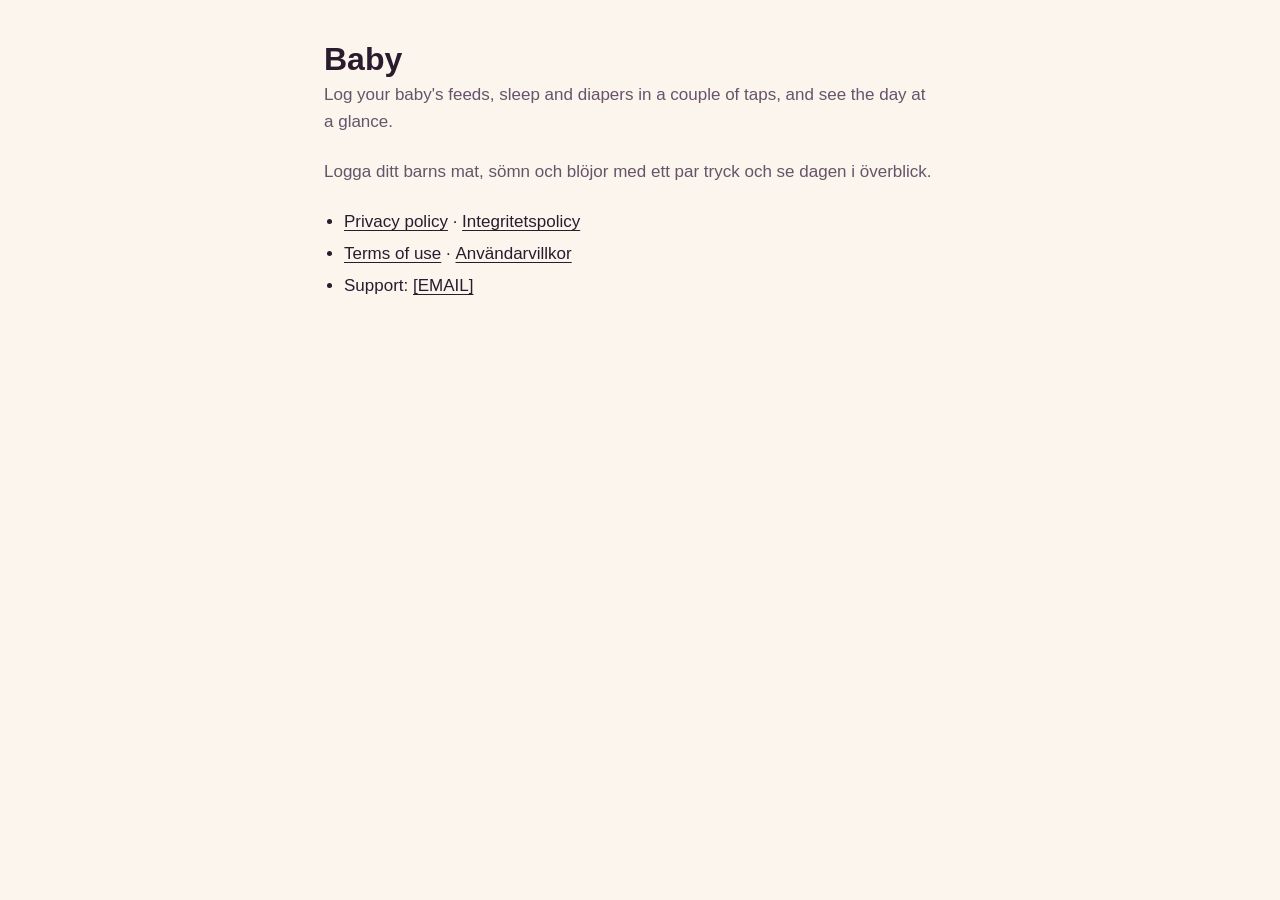
<file: index.html>
<!doctype html>
<html lang="en">
<head>
<meta charset="utf-8">
<meta name="viewport" content="width=device-width, initial-scale=1">
<title>Baby</title>
<link rel="stylesheet" href="style.css">
</head>
<body>
<main>
<h1>Baby</h1>
<p class="meta">Log your baby's feeds, sleep and diapers in a couple of taps, and see the day at a glance.</p>
<p lang="sv" class="meta">Logga ditt barns mat, sömn och blöjor med ett par tryck och se dagen i överblick.</p>
<ul>
<li><a href="privacy.html">Privacy policy</a> · <a href="sv/privacy.html" lang="sv">Integritetspolicy</a></li>
<li><a href="terms.html">Terms of use</a> · <a href="sv/terms.html" lang="sv">Användarvillkor</a></li>
<li>Support: <a href="mailto:[EMAIL]">[EMAIL]</a></li>
</ul>
</main>
</body>
</html>
</file>
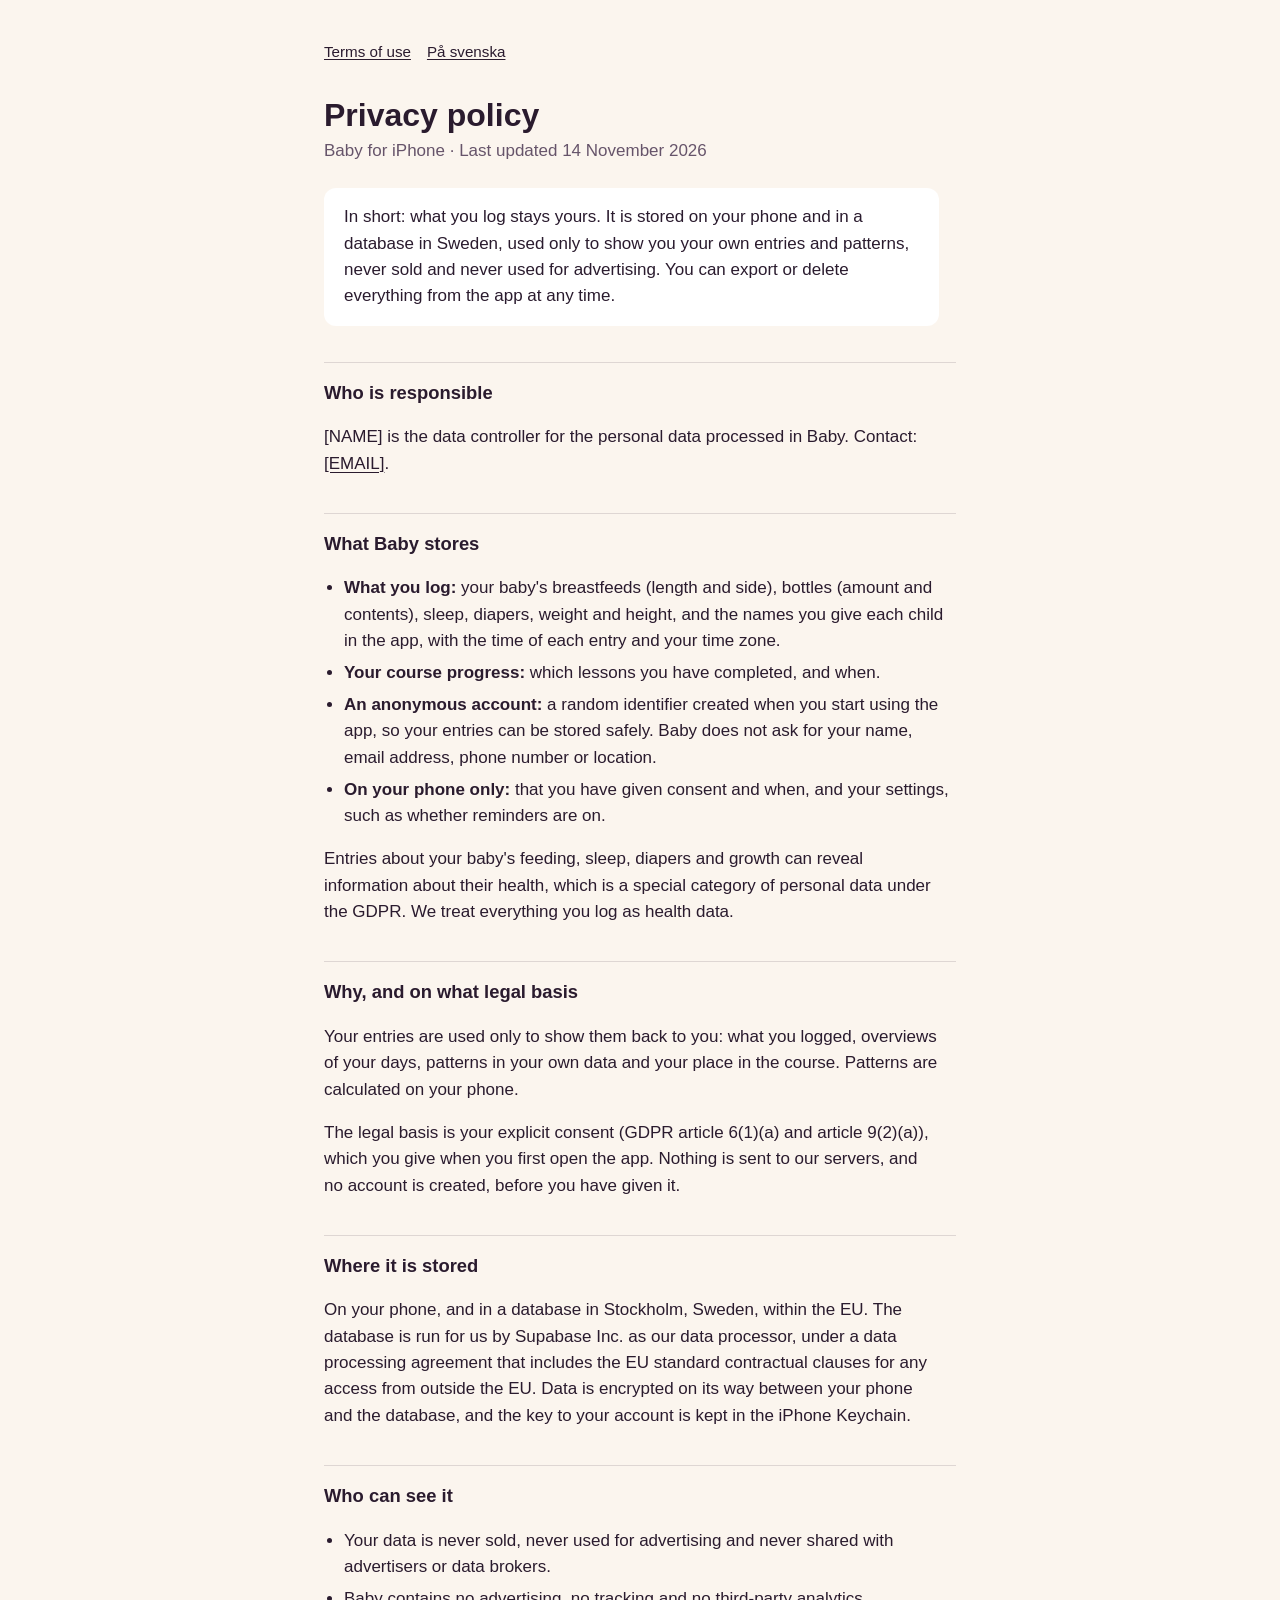
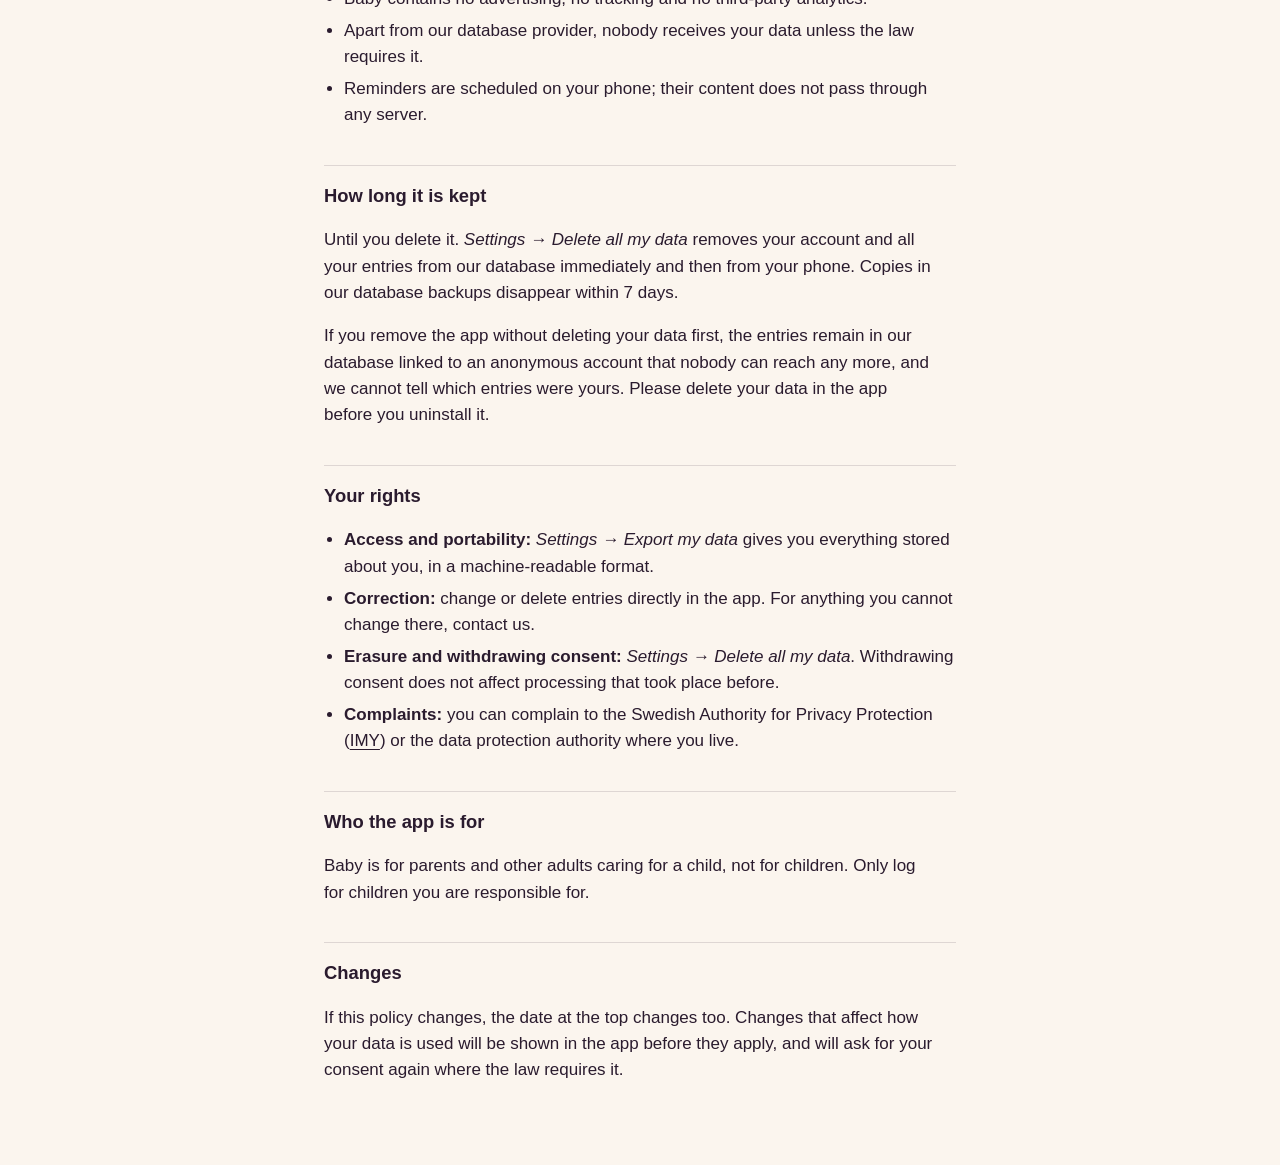
<file: privacy.html>
<!doctype html>
<html lang="en">
<head>
<meta charset="utf-8">
<meta name="viewport" content="width=device-width, initial-scale=1">
<title>Baby – Privacy policy</title>
<link rel="stylesheet" href="style.css">
</head>
<body>
<main>
<nav><a href="terms.html">Terms of use</a><a href="sv/privacy.html" lang="sv">På svenska</a></nav>
<h1>Privacy policy</h1>
<p class="meta">Baby for iPhone · Last updated 14 November 2026</p>

<p class="note">In short: what you log stays yours. It is stored on your phone and in a database in Sweden, used only to show you your own entries and patterns, never sold and never used for advertising. You can export or delete everything from the app at any time.</p>

<h2>Who is responsible</h2>
<p>[NAME] is the data controller for the personal data processed in Baby. Contact: <a href="mailto:[EMAIL]">[EMAIL]</a>.</p>

<h2>What Baby stores</h2>
<ul>
<li><strong>What you log:</strong> your baby's breastfeeds (length and side), bottles (amount and contents), sleep, diapers, weight and height, and the names you give each child in the app, with the time of each entry and your time zone.</li>
<li><strong>Your course progress:</strong> which lessons you have completed, and when.</li>
<li><strong>An anonymous account:</strong> a random identifier created when you start using the app, so your entries can be stored safely. Baby does not ask for your name, email address, phone number or location.</li>
<li><strong>On your phone only:</strong> that you have given consent and when, and your settings, such as whether reminders are on.</li>
</ul>
<p>Entries about your baby's feeding, sleep, diapers and growth can reveal information about their health, which is a special category of personal data under the GDPR. We treat everything you log as health data.</p>

<h2>Why, and on what legal basis</h2>
<p>Your entries are used only to show them back to you: what you logged, overviews of your days, patterns in your own data and your place in the course. Patterns are calculated on your phone.</p>
<p>The legal basis is your explicit consent (GDPR article 6(1)(a) and article 9(2)(a)), which you give when you first open the app. Nothing is sent to our servers, and no account is created, before you have given it.</p>

<h2>Where it is stored</h2>
<p>On your phone, and in a database in Stockholm, Sweden, within the EU. The database is run for us by Supabase Inc. as our data processor, under a data processing agreement that includes the EU standard contractual clauses for any access from outside the EU. Data is encrypted on its way between your phone and the database, and the key to your account is kept in the iPhone Keychain.</p>

<h2>Who can see it</h2>
<ul>
<li>Your data is never sold, never used for advertising and never shared with advertisers or data brokers.</li>
<li>Baby contains no advertising, no tracking and no third-party analytics.</li>
<li>Apart from our database provider, nobody receives your data unless the law requires it.</li>
<li>Reminders are scheduled on your phone; their content does not pass through any server.</li>
</ul>

<h2>How long it is kept</h2>
<p>Until you delete it. <em>Settings → Delete all my data</em> removes your account and all your entries from our database immediately and then from your phone. Copies in our database backups disappear within 7 days.</p>
<p>If you remove the app without deleting your data first, the entries remain in our database linked to an anonymous account that nobody can reach any more, and we cannot tell which entries were yours. Please delete your data in the app before you uninstall it.</p>

<h2>Your rights</h2>
<ul>
<li><strong>Access and portability:</strong> <em>Settings → Export my data</em> gives you everything stored about you, in a machine-readable format.</li>
<li><strong>Correction:</strong> change or delete entries directly in the app. For anything you cannot change there, contact us.</li>
<li><strong>Erasure and withdrawing consent:</strong> <em>Settings → Delete all my data</em>. Withdrawing consent does not affect processing that took place before.</li>
<li><strong>Complaints:</strong> you can complain to the Swedish Authority for Privacy Protection (<a href="https://www.imy.se/en/">IMY</a>) or the data protection authority where you live.</li>
</ul>

<h2>Who the app is for</h2>
<p>Baby is for parents and other adults caring for a child, not for children. Only log for children you are responsible for.</p>

<h2>Changes</h2>
<p>If this policy changes, the date at the top changes too. Changes that affect how your data is used will be shown in the app before they apply, and will ask for your consent again where the law requires it.</p>
</main>
</body>
</html>
</file>
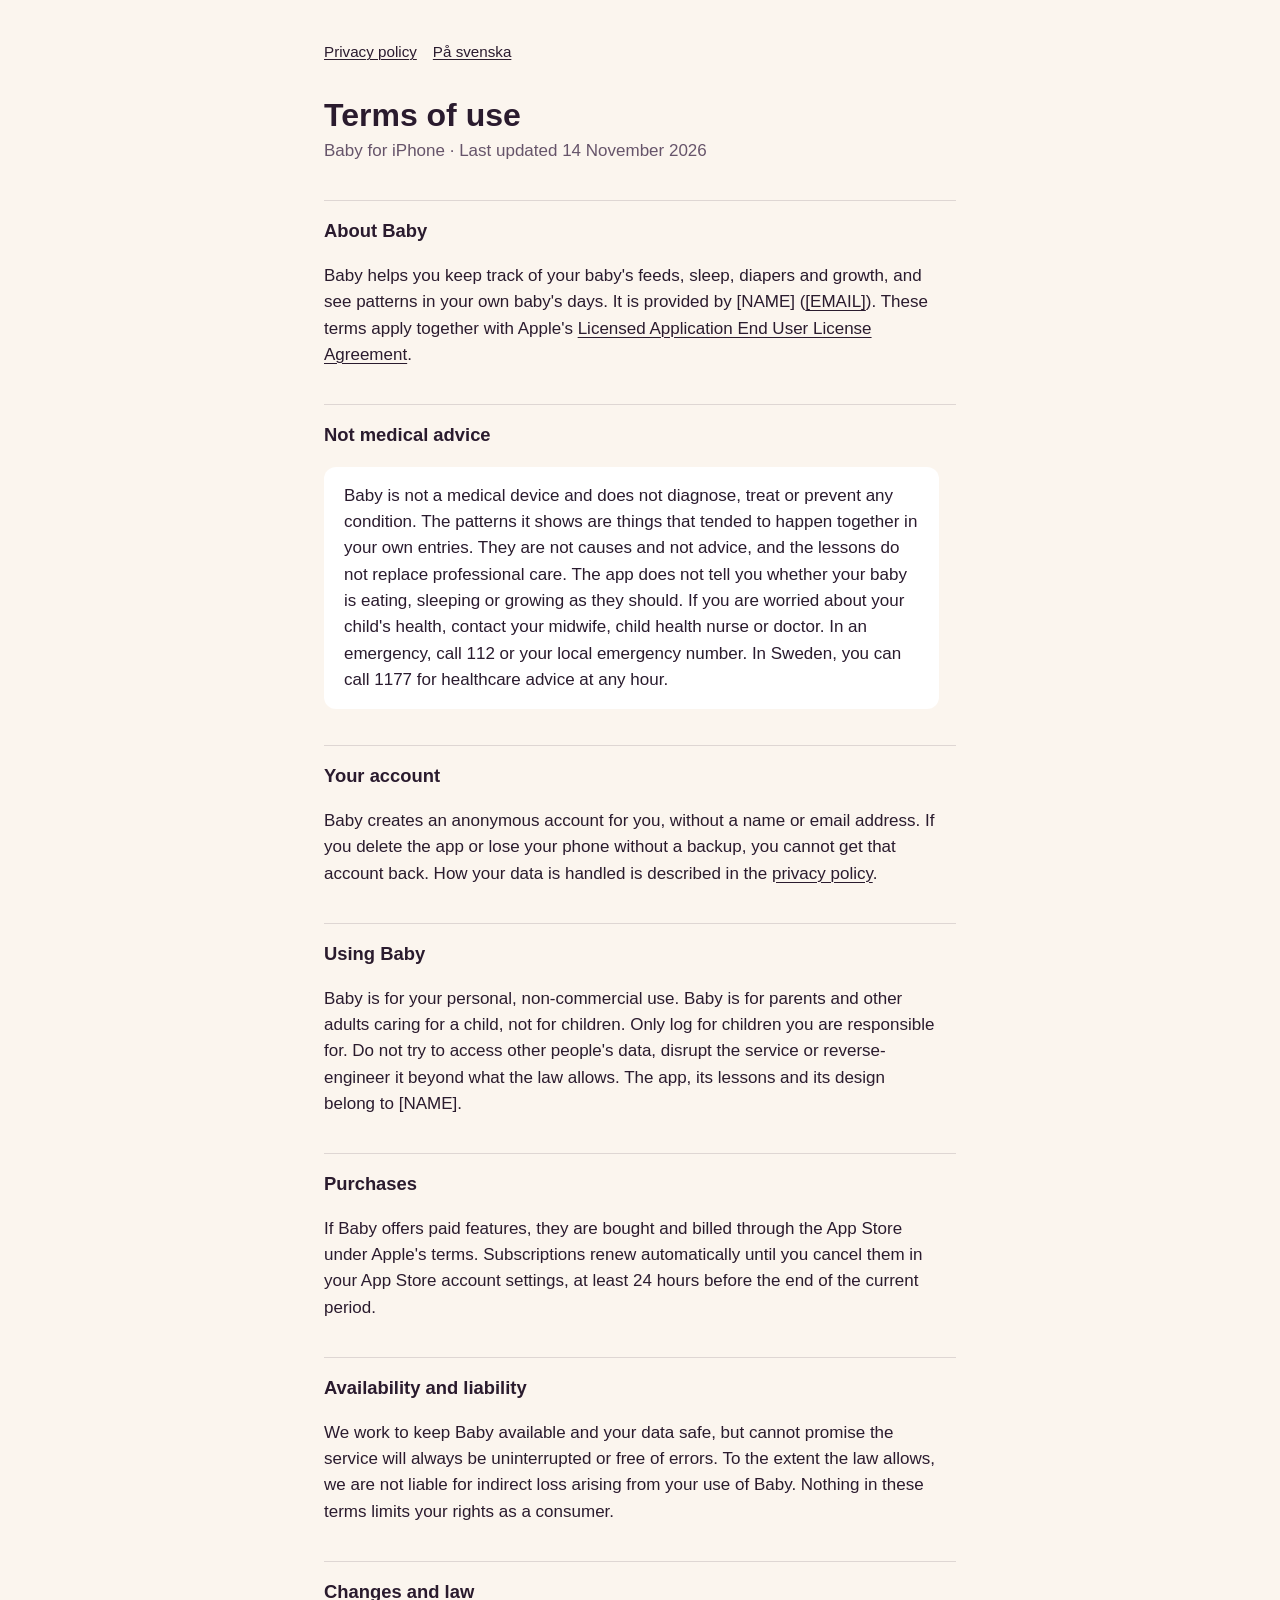
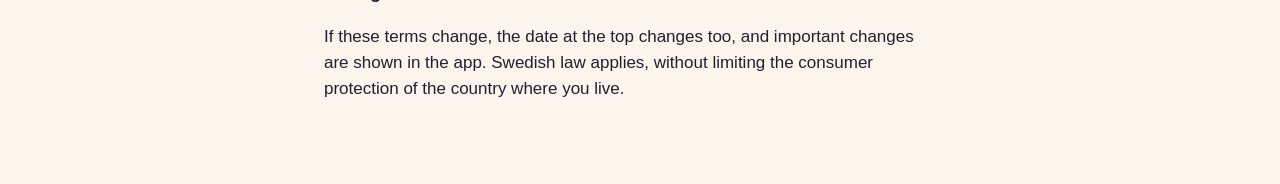
<file: terms.html>
<!doctype html>
<html lang="en">
<head>
<meta charset="utf-8">
<meta name="viewport" content="width=device-width, initial-scale=1">
<title>Baby – Terms of use</title>
<link rel="stylesheet" href="style.css">
</head>
<body>
<main>
<nav><a href="privacy.html">Privacy policy</a><a href="sv/terms.html" lang="sv">På svenska</a></nav>
<h1>Terms of use</h1>
<p class="meta">Baby for iPhone · Last updated 14 November 2026</p>

<h2>About Baby</h2>
<p>Baby helps you keep track of your baby's feeds, sleep, diapers and growth, and see patterns in your own baby's days. It is provided by [NAME] (<a href="mailto:[EMAIL]">[EMAIL]</a>). These terms apply together with Apple's <a href="https://www.apple.com/legal/internet-services/itunes/dev/stdeula/">Licensed Application End User License Agreement</a>.</p>

<h2>Not medical advice</h2>
<p class="note">Baby is not a medical device and does not diagnose, treat or prevent any condition. The patterns it shows are things that tended to happen together in your own entries. They are not causes and not advice, and the lessons do not replace professional care. The app does not tell you whether your baby is eating, sleeping or growing as they should. If you are worried about your child's health, contact your midwife, child health nurse or doctor. In an emergency, call 112 or your local emergency number. In Sweden, you can call 1177 for healthcare advice at any hour.</p>

<h2>Your account</h2>
<p>Baby creates an anonymous account for you, without a name or email address. If you delete the app or lose your phone without a backup, you cannot get that account back. How your data is handled is described in the <a href="privacy.html">privacy policy</a>.</p>

<h2>Using Baby</h2>
<p>Baby is for your personal, non-commercial use. Baby is for parents and other adults caring for a child, not for children. Only log for children you are responsible for. Do not try to access other people's data, disrupt the service or reverse-engineer it beyond what the law allows. The app, its lessons and its design belong to [NAME].</p>

<h2>Purchases</h2>
<p>If Baby offers paid features, they are bought and billed through the App Store under Apple's terms. Subscriptions renew automatically until you cancel them in your App Store account settings, at least 24 hours before the end of the current period.</p>

<h2>Availability and liability</h2>
<p>We work to keep Baby available and your data safe, but cannot promise the service will always be uninterrupted or free of errors. To the extent the law allows, we are not liable for indirect loss arising from your use of Baby. Nothing in these terms limits your rights as a consumer.</p>

<h2>Changes and law</h2>
<p>If these terms change, the date at the top changes too, and important changes are shown in the app. Swedish law applies, without limiting the consumer protection of the country where you live.</p>
</main>
</body>
</html>
</file>
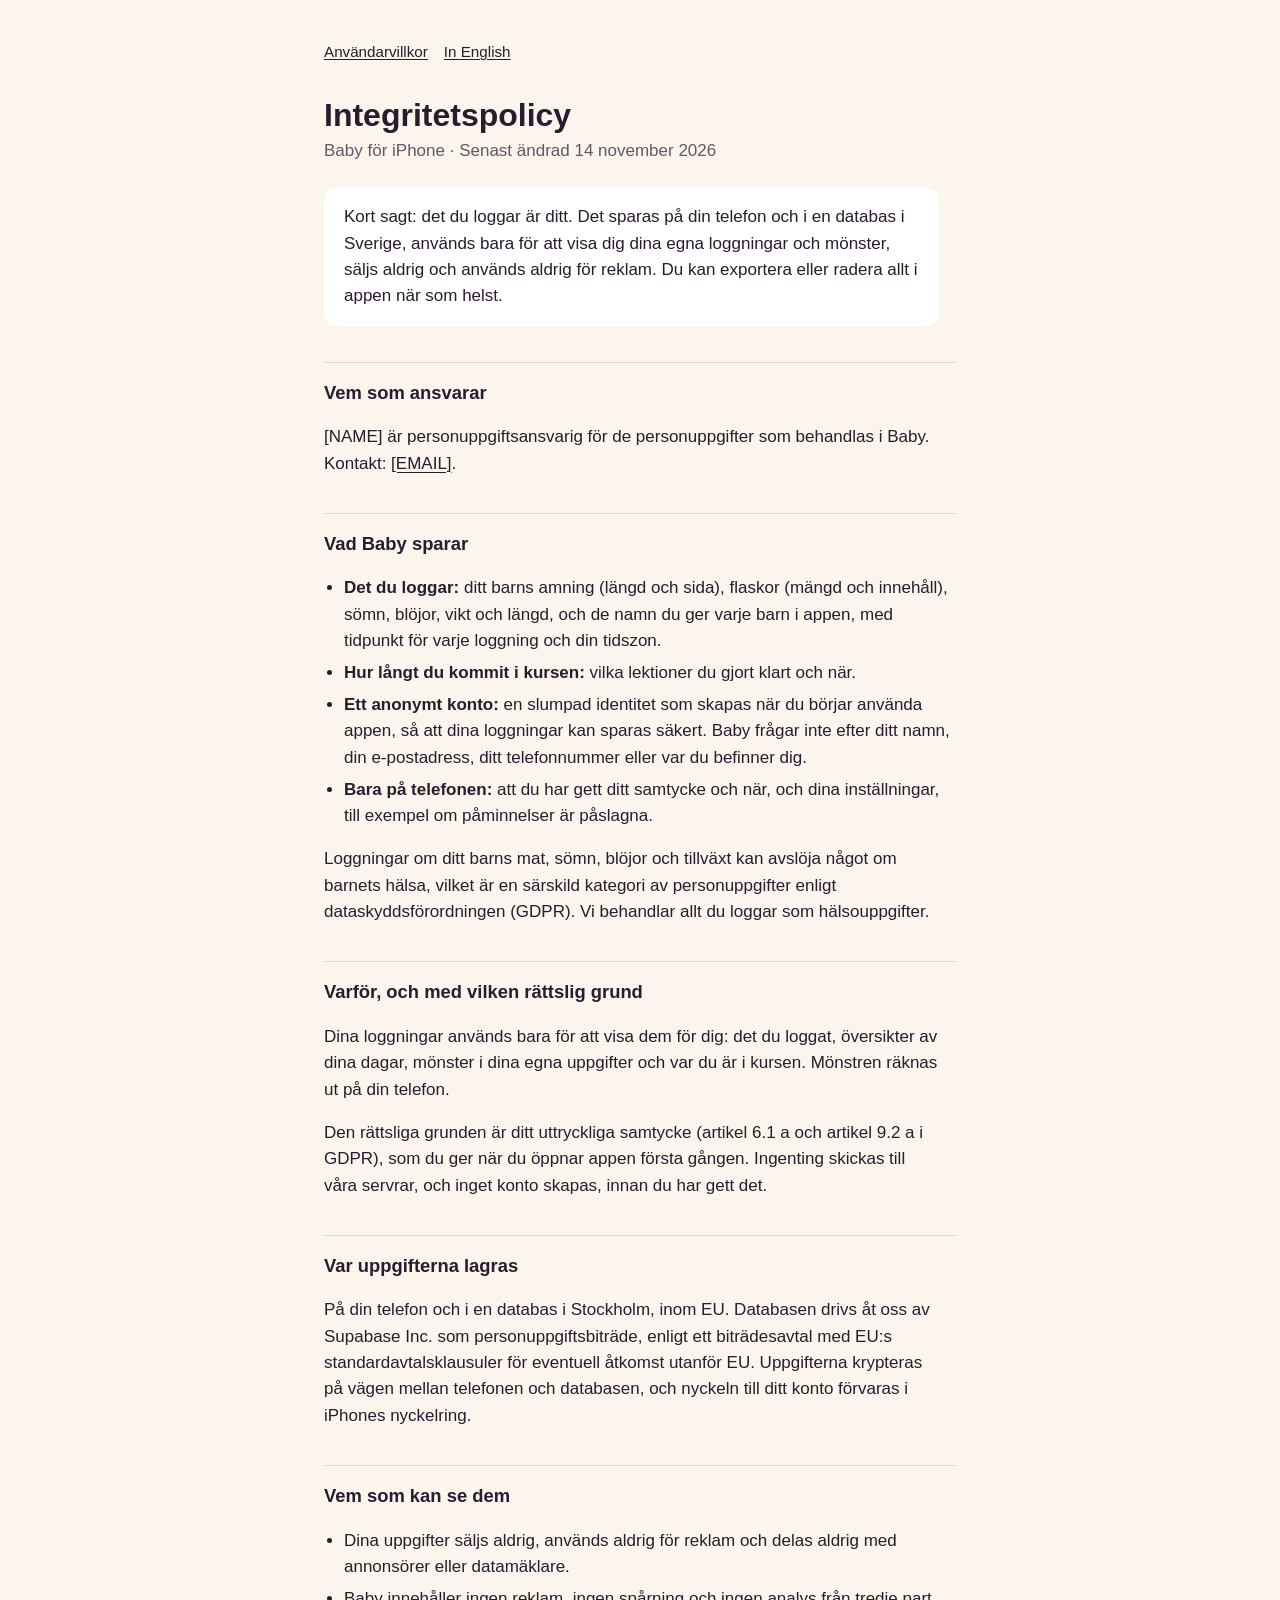
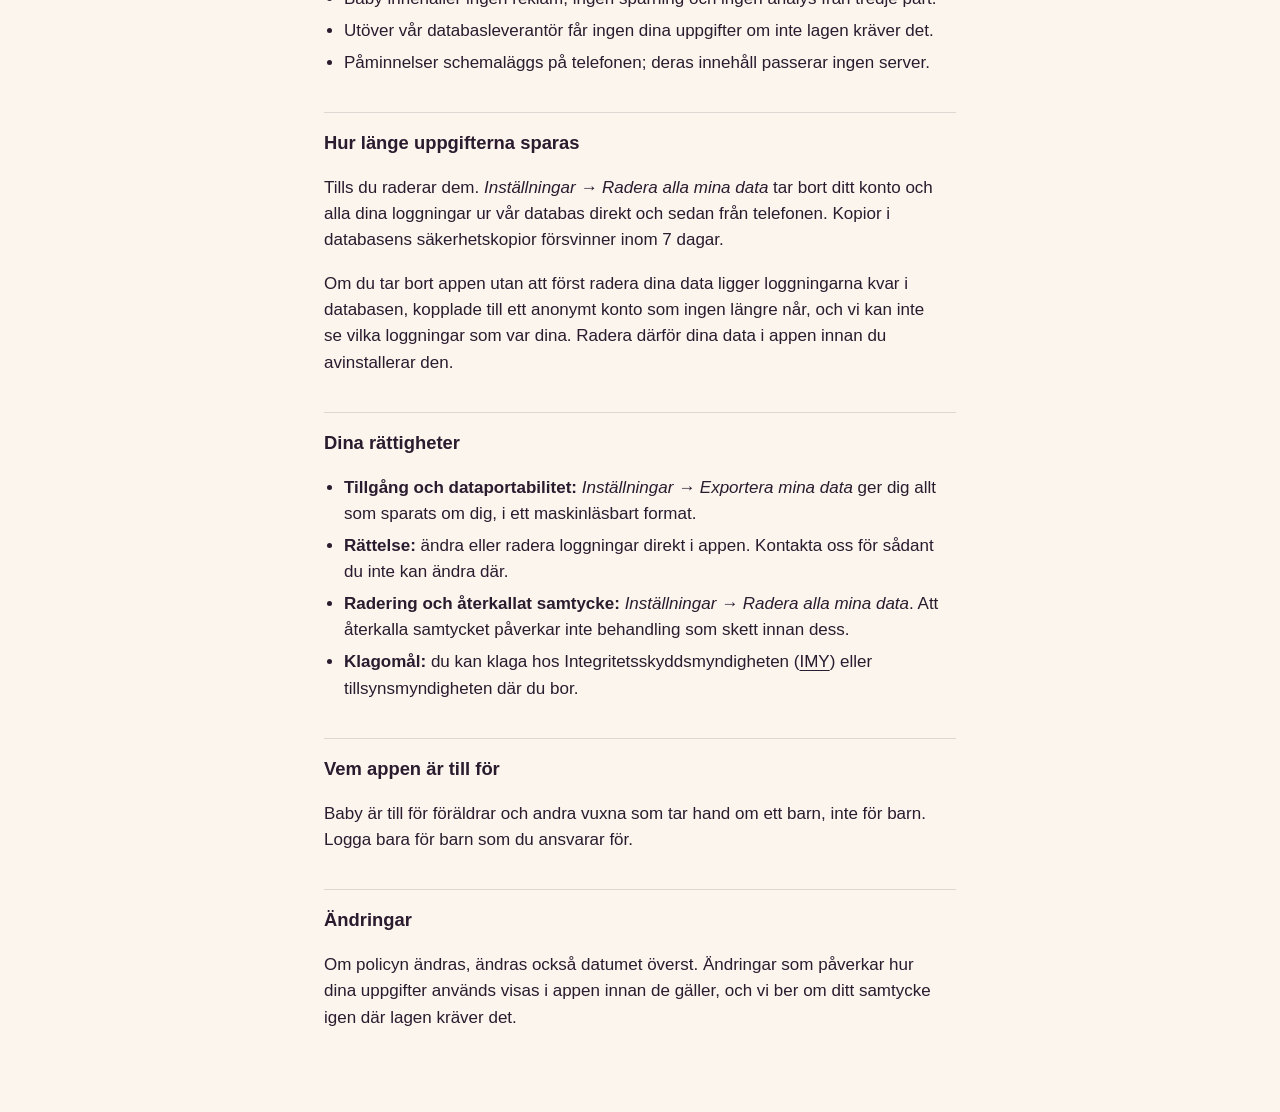
<file: sv/privacy.html>
<!doctype html>
<html lang="sv">
<head>
<meta charset="utf-8">
<meta name="viewport" content="width=device-width, initial-scale=1">
<title>Baby – Integritetspolicy</title>
<link rel="stylesheet" href="../style.css">
</head>
<body>
<main>
<nav><a href="terms.html">Användarvillkor</a><a href="../privacy.html" lang="en">In English</a></nav>
<h1>Integritetspolicy</h1>
<p class="meta">Baby för iPhone · Senast ändrad 14 november 2026</p>

<p class="note">Kort sagt: det du loggar är ditt. Det sparas på din telefon och i en databas i Sverige, används bara för att visa dig dina egna loggningar och mönster, säljs aldrig och används aldrig för reklam. Du kan exportera eller radera allt i appen när som helst.</p>

<h2>Vem som ansvarar</h2>
<p>[NAME] är personuppgiftsansvarig för de personuppgifter som behandlas i Baby. Kontakt: <a href="mailto:[EMAIL]">[EMAIL]</a>.</p>

<h2>Vad Baby sparar</h2>
<ul>
<li><strong>Det du loggar:</strong> ditt barns amning (längd och sida), flaskor (mängd och innehåll), sömn, blöjor, vikt och längd, och de namn du ger varje barn i appen, med tidpunkt för varje loggning och din tidszon.</li>
<li><strong>Hur långt du kommit i kursen:</strong> vilka lektioner du gjort klart och när.</li>
<li><strong>Ett anonymt konto:</strong> en slumpad identitet som skapas när du börjar använda appen, så att dina loggningar kan sparas säkert. Baby frågar inte efter ditt namn, din e-postadress, ditt telefonnummer eller var du befinner dig.</li>
<li><strong>Bara på telefonen:</strong> att du har gett ditt samtycke och när, och dina inställningar, till exempel om påminnelser är påslagna.</li>
</ul>
<p>Loggningar om ditt barns mat, sömn, blöjor och tillväxt kan avslöja något om barnets hälsa, vilket är en särskild kategori av personuppgifter enligt dataskyddsförordningen (GDPR). Vi behandlar allt du loggar som hälsouppgifter.</p>

<h2>Varför, och med vilken rättslig grund</h2>
<p>Dina loggningar används bara för att visa dem för dig: det du loggat, översikter av dina dagar, mönster i dina egna uppgifter och var du är i kursen. Mönstren räknas ut på din telefon.</p>
<p>Den rättsliga grunden är ditt uttryckliga samtycke (artikel 6.1 a och artikel 9.2 a i GDPR), som du ger när du öppnar appen första gången. Ingenting skickas till våra servrar, och inget konto skapas, innan du har gett det.</p>

<h2>Var uppgifterna lagras</h2>
<p>På din telefon och i en databas i Stockholm, inom EU. Databasen drivs åt oss av Supabase Inc. som personuppgiftsbiträde, enligt ett biträdesavtal med EU:s standardavtalsklausuler för eventuell åtkomst utanför EU. Uppgifterna krypteras på vägen mellan telefonen och databasen, och nyckeln till ditt konto förvaras i iPhones nyckelring.</p>

<h2>Vem som kan se dem</h2>
<ul>
<li>Dina uppgifter säljs aldrig, används aldrig för reklam och delas aldrig med annonsörer eller datamäklare.</li>
<li>Baby innehåller ingen reklam, ingen spårning och ingen analys från tredje part.</li>
<li>Utöver vår databasleverantör får ingen dina uppgifter om inte lagen kräver det.</li>
<li>Påminnelser schemaläggs på telefonen; deras innehåll passerar ingen server.</li>
</ul>

<h2>Hur länge uppgifterna sparas</h2>
<p>Tills du raderar dem. <em>Inställningar → Radera alla mina data</em> tar bort ditt konto och alla dina loggningar ur vår databas direkt och sedan från telefonen. Kopior i databasens säkerhetskopior försvinner inom 7 dagar.</p>
<p>Om du tar bort appen utan att först radera dina data ligger loggningarna kvar i databasen, kopplade till ett anonymt konto som ingen längre når, och vi kan inte se vilka loggningar som var dina. Radera därför dina data i appen innan du avinstallerar den.</p>

<h2>Dina rättigheter</h2>
<ul>
<li><strong>Tillgång och dataportabilitet:</strong> <em>Inställningar → Exportera mina data</em> ger dig allt som sparats om dig, i ett maskinläsbart format.</li>
<li><strong>Rättelse:</strong> ändra eller radera loggningar direkt i appen. Kontakta oss för sådant du inte kan ändra där.</li>
<li><strong>Radering och återkallat samtycke:</strong> <em>Inställningar → Radera alla mina data</em>. Att återkalla samtycket påverkar inte behandling som skett innan dess.</li>
<li><strong>Klagomål:</strong> du kan klaga hos Integritetsskyddsmyndigheten (<a href="https://www.imy.se/">IMY</a>) eller tillsynsmyndigheten där du bor.</li>
</ul>

<h2>Vem appen är till för</h2>
<p>Baby är till för föräldrar och andra vuxna som tar hand om ett barn, inte för barn. Logga bara för barn som du ansvarar för.</p>

<h2>Ändringar</h2>
<p>Om policyn ändras, ändras också datumet överst. Ändringar som påverkar hur dina uppgifter används visas i appen innan de gäller, och vi ber om ditt samtycke igen där lagen kräver det.</p>
</main>
</body>
</html>
</file>
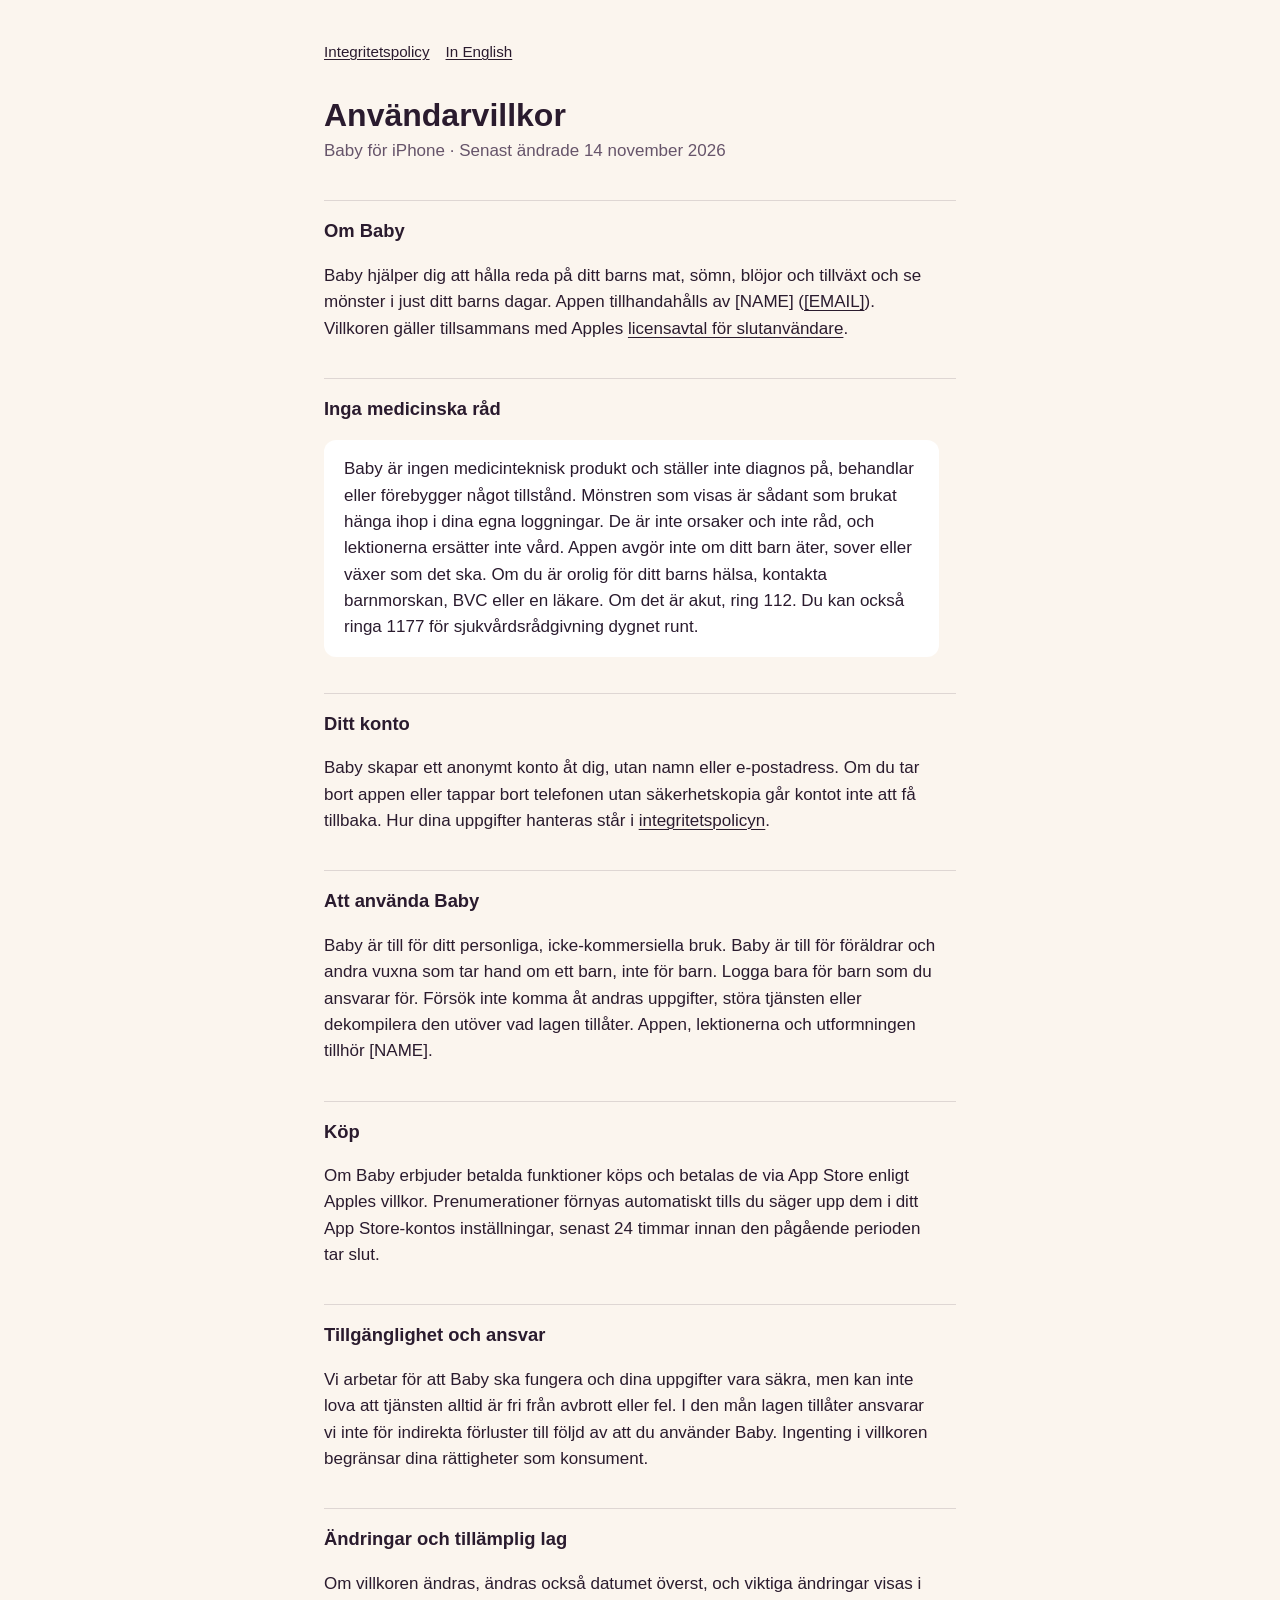
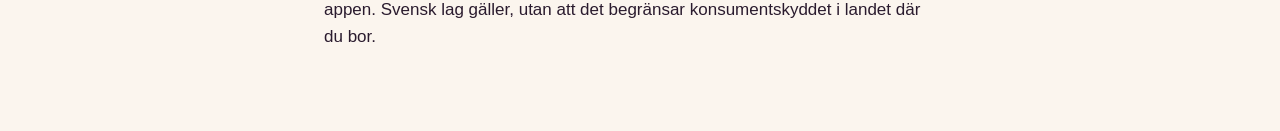
<file: sv/terms.html>
<!doctype html>
<html lang="sv">
<head>
<meta charset="utf-8">
<meta name="viewport" content="width=device-width, initial-scale=1">
<title>Baby – Användarvillkor</title>
<link rel="stylesheet" href="../style.css">
</head>
<body>
<main>
<nav><a href="privacy.html">Integritetspolicy</a><a href="../terms.html" lang="en">In English</a></nav>
<h1>Användarvillkor</h1>
<p class="meta">Baby för iPhone · Senast ändrade 14 november 2026</p>

<h2>Om Baby</h2>
<p>Baby hjälper dig att hålla reda på ditt barns mat, sömn, blöjor och tillväxt och se mönster i just ditt barns dagar. Appen tillhandahålls av [NAME] (<a href="mailto:[EMAIL]">[EMAIL]</a>). Villkoren gäller tillsammans med Apples <a href="https://www.apple.com/legal/internet-services/itunes/dev/stdeula/">licensavtal för slutanvändare</a>.</p>

<h2>Inga medicinska råd</h2>
<p class="note">Baby är ingen medicinteknisk produkt och ställer inte diagnos på, behandlar eller förebygger något tillstånd. Mönstren som visas är sådant som brukat hänga ihop i dina egna loggningar. De är inte orsaker och inte råd, och lektionerna ersätter inte vård. Appen avgör inte om ditt barn äter, sover eller växer som det ska. Om du är orolig för ditt barns hälsa, kontakta barnmorskan, BVC eller en läkare. Om det är akut, ring 112. Du kan också ringa 1177 för sjukvårdsrådgivning dygnet runt.</p>

<h2>Ditt konto</h2>
<p>Baby skapar ett anonymt konto åt dig, utan namn eller e-postadress. Om du tar bort appen eller tappar bort telefonen utan säkerhetskopia går kontot inte att få tillbaka. Hur dina uppgifter hanteras står i <a href="privacy.html">integritetspolicyn</a>.</p>

<h2>Att använda Baby</h2>
<p>Baby är till för ditt personliga, icke-kommersiella bruk. Baby är till för föräldrar och andra vuxna som tar hand om ett barn, inte för barn. Logga bara för barn som du ansvarar för. Försök inte komma åt andras uppgifter, störa tjänsten eller dekompilera den utöver vad lagen tillåter. Appen, lektionerna och utformningen tillhör [NAME].</p>

<h2>Köp</h2>
<p>Om Baby erbjuder betalda funktioner köps och betalas de via App Store enligt Apples villkor. Prenumerationer förnyas automatiskt tills du säger upp dem i ditt App Store-kontos inställningar, senast 24 timmar innan den pågående perioden tar slut.</p>

<h2>Tillgänglighet och ansvar</h2>
<p>Vi arbetar för att Baby ska fungera och dina uppgifter vara säkra, men kan inte lova att tjänsten alltid är fri från avbrott eller fel. I den mån lagen tillåter ansvarar vi inte för indirekta förluster till följd av att du använder Baby. Ingenting i villkoren begränsar dina rättigheter som konsument.</p>

<h2>Ändringar och tillämplig lag</h2>
<p>Om villkoren ändras, ändras också datumet överst, och viktiga ändringar visas i appen. Svensk lag gäller, utan att det begränsar konsumentskyddet i landet där du bor.</p>
</main>
</body>
</html>
</file>
<file: style.css>
:root {
  color-scheme: light dark;
  --background: #FBF5EE; --surface: #FFFFFF; --label: #2A1B2E; --secondary: #66546A; --rule: rgba(42,27,46,0.14);
}
@media (prefers-color-scheme: dark) {
  :root {
    --background: #17111D; --surface: #241B2C; --label: #F4E9EE; --secondary: #C2AFC0; --rule: rgba(240,220,230,0.16);
  }
}
* { box-sizing: border-box; }
body {
  margin: 0;
  background: var(--background);
  color: var(--label);
  font: 17px/1.55 -apple-system, BlinkMacSystemFont, "Segoe UI", Roboto, sans-serif;
  -webkit-text-size-adjust: 100%;
}
main { max-width: 42rem; margin: 0 auto; padding: 2.5rem 1.25rem 4rem; }
h1 { font-size: 2rem; line-height: 1.2; margin: 0 0 0.25rem; }
h2 { font-size: 1.15rem; margin: 2.25rem 0 0.5rem; padding-top: 1rem; border-top: 1px solid var(--rule); }
p, li { max-width: 65ch; }
ul { padding-left: 1.25rem; }
li + li { margin-top: 0.35rem; }
a { color: var(--label); text-decoration-thickness: 1px; text-underline-offset: 0.15em; }
.meta { color: var(--secondary); margin: 0 0 1.5rem; }
nav { display: flex; gap: 1rem; flex-wrap: wrap; margin-bottom: 2rem; font-size: 0.95rem; }
.note { background: var(--surface); border-radius: 12px; padding: 1rem 1.25rem; }
</file>
